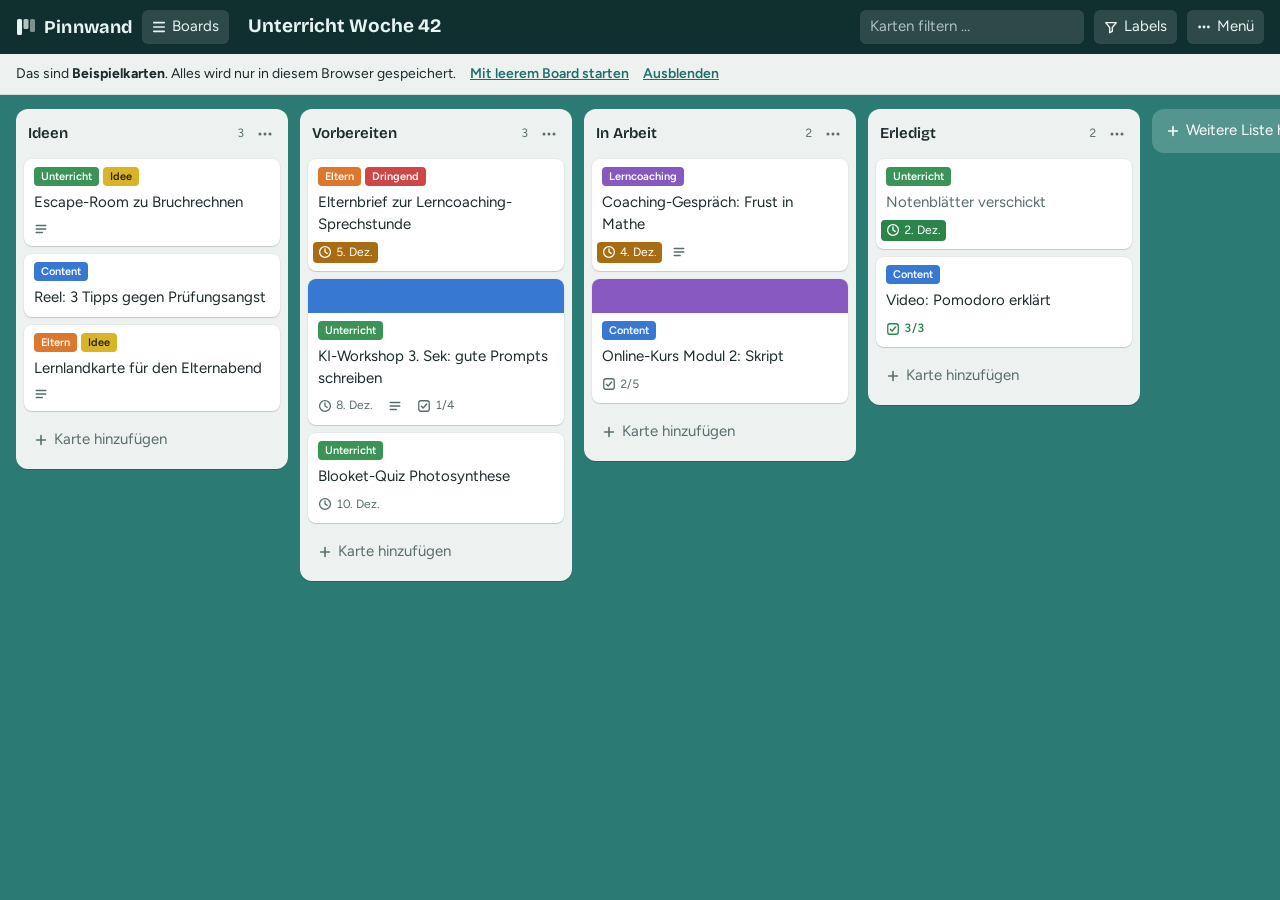
<file: Outputs/pinnwand/index.html>
<!doctype html>
<html lang="de">
<head>
<meta charset="utf-8">
<meta name="viewport" content="width=device-width, initial-scale=1, viewport-fit=cover">
<title>Pinnwand</title>
<meta name="claude:viewport-fit-sides" content="cover">
<link rel="preconnect" href="https://fonts.googleapis.com">
<link rel="preconnect" href="https://fonts.gstatic.com" crossorigin>
<link rel="stylesheet" href="https://fonts.googleapis.com/css2?family=Bricolage+Grotesque:opsz,wght@12..96,600;12..96,700&family=Figtree:wght@400;500;600&display=swap">
<style>
/* Layout: feste Kopfzeile, darunter eine farbige Tafel mit horizontal scrollenden Spalten (Listen) */
:root {
  --ink: #1d2a2b; --muted: #5a6b6c; --line: #d3dcdb;
  --list: #edf2f1; --card: #ffffff; --card-hover: #f5f9f8;
  --accent: #1f6f68; --accent-ink: #ffffff;
  --top: #10302f; --top-ink: #e8f4f2; --top-soft: rgba(255,255,255,.12);
  --overlay: rgba(10,25,25,.45);
  --bg-teal: #2b7a73; --bg-slate: #4a5d74; --bg-plum: #7a4a6b; --bg-moss: #5a7a3c; --bg-clay: #9a5b3c;
  --l-green: #3a9457; --l-yellow: #d9b425; --l-orange: #dc772b; --l-red: #cf4646; --l-purple: #8758c0; --l-blue: #3778d2;
  --chip-ink: #ffffff; --chip-ink-dark: #2a2306;
  --over: #c43d3d; --soon: #a86d12; --done: #2b844a;
  --f-display: "Bricolage Grotesque", "Segoe UI", system-ui, sans-serif;
  --f-body: "Figtree", "Segoe UI", system-ui, sans-serif;
  --r: 8px;
}
@media (prefers-color-scheme: dark) { :root:not([data-theme="light"]) {
  --ink: #e1ebe9; --muted: #9db0ae; --line: #33403f;
  --list: #172122; --card: #243132; --card-hover: #2b3b3c;
  --accent: #5cc0b4; --accent-ink: #0b1f1d;
  --top: #0a1616; --top-ink: #d9eeea; --top-soft: rgba(255,255,255,.08);
  --overlay: rgba(0,0,0,.6);
  --bg-teal: #17403c; --bg-slate: #253141; --bg-plum: #3e2737; --bg-moss: #2d3d1f; --bg-clay: #4a2d1f;
  --over: #ef7a7a; --soon: #e4b45a; --done: #6fcf8f;
  color-scheme: dark;
} }
:root[data-theme="dark"] {
  --ink: #e1ebe9; --muted: #9db0ae; --line: #33403f;
  --list: #172122; --card: #243132; --card-hover: #2b3b3c;
  --accent: #5cc0b4; --accent-ink: #0b1f1d;
  --top: #0a1616; --top-ink: #d9eeea; --top-soft: rgba(255,255,255,.08);
  --overlay: rgba(0,0,0,.6);
  --bg-teal: #17403c; --bg-slate: #253141; --bg-plum: #3e2737; --bg-moss: #2d3d1f; --bg-clay: #4a2d1f;
  --over: #ef7a7a; --soon: #e4b45a; --done: #6fcf8f;
  color-scheme: dark;
}

* { box-sizing: border-box; }
html, body { height: 100%; }
body { margin: 0; background: var(--top); color: var(--ink); font: 15px/1.45 var(--f-body); }
button, input, textarea, select { font: inherit; color: inherit; }
button { cursor: pointer; }
:focus-visible { outline: 2px solid var(--accent); outline-offset: 2px; }
[hidden] { display: none !important; }

.app { height: 100%; display: flex; flex-direction: column; }
.app[data-bg="teal"]  { --board: var(--bg-teal); }
.app[data-bg="slate"] { --board: var(--bg-slate); }
.app[data-bg="plum"]  { --board: var(--bg-plum); }
.app[data-bg="moss"]  { --board: var(--bg-moss); }
.app[data-bg="clay"]  { --board: var(--bg-clay); }

/* Kopfzeile */
.topbar {
  display: flex; flex-wrap: wrap; align-items: center; gap: 8px 10px;
  padding-block: 10px;
  padding-left: max(16px, env(safe-area-inset-left, 0px));
  padding-right: max(16px, env(safe-area-inset-right, 0px));
  background: var(--top); color: var(--top-ink);
}
.brand { font: 700 18px/1 var(--f-display); letter-spacing: .01em; display: flex; align-items: center; gap: 8px; }
.brand svg { width: 20px; height: 20px; }
.tb-btn {
  border: 0; background: var(--top-soft); color: var(--top-ink);
  border-radius: 6px; padding: 6px 10px; display: inline-flex; align-items: center; gap: 6px; white-space: nowrap;
}
.tb-btn:hover { background: rgba(255,255,255,.2); }
.board-name {
  font: 700 19px/1.2 var(--f-display); background: transparent; border: 1px solid transparent;
  color: var(--top-ink); border-radius: 6px; padding: 4px 8px; min-width: 0; width: 16ch; flex: 1 1 12ch; max-width: 28ch;
}
.board-name:hover { background: var(--top-soft); }
.board-name:focus { background: var(--card); color: var(--ink); outline: none; border-color: var(--accent); }
.spacer { flex: 1 1 0; }
.search {
  border: 0; border-radius: 6px; padding: 6px 10px; background: var(--top-soft); color: var(--top-ink);
  width: 14rem; max-width: 100%; min-width: 0; flex: 0 1 14rem;
}
.search::placeholder { color: var(--top-ink); opacity: .7; }
.search:focus { background: var(--card); color: var(--ink); outline: 2px solid var(--accent); }
.tb-btn.on { background: var(--accent); color: var(--accent-ink); }

/* Hinweisband für Beispieldaten */
.notice {
  display: flex; flex-wrap: wrap; align-items: center; gap: 8px 14px;
  padding-block: 8px;
  padding-left: max(16px, env(safe-area-inset-left, 0px));
  padding-right: max(16px, env(safe-area-inset-right, 0px));
  background: var(--list); color: var(--ink); font-size: 14px; border-bottom: 1px solid var(--line);
}
.notice .btn-link { background: none; border: 0; color: var(--accent); font-weight: 600; padding: 2px 0; text-decoration: underline; }

/* Tafel */
.board { flex: 1; min-height: 0; background: var(--board); overflow-x: auto; overflow-y: hidden; overscroll-behavior-x: contain; }
.lists {
  display: flex; align-items: flex-start; gap: 12px; height: 100%;
  padding-block: 14px;
  padding-left: max(16px, env(safe-area-inset-left, 0px));
  padding-right: max(16px, env(safe-area-inset-right, 0px));
  width: max-content;
}
.list {
  width: 272px; flex: 0 0 272px; max-height: 100%; display: flex; flex-direction: column;
  background: var(--list); border-radius: 12px; box-shadow: 0 1px 0 rgba(0,0,0,.18);
}
.list-head {
  display: flex; align-items: center; gap: 6px; padding: 10px 8px 6px 12px; cursor: grab;
  -webkit-user-select: none; user-select: none; -webkit-touch-callout: none;
}
.list-title { font: 600 15px/1.3 var(--f-display); margin: 0; flex: 1; min-width: 0; overflow-wrap: anywhere; cursor: pointer; }
.list-title-input { flex: 1; min-width: 0; font: 600 15px/1.3 var(--f-display); border: 2px solid var(--accent); border-radius: 6px; padding: 2px 6px; background: var(--card); }
.count { font-size: 12px; color: var(--muted); font-variant-numeric: tabular-nums; }
.icon-btn { border: 0; background: transparent; border-radius: 6px; width: 30px; height: 30px; display: grid; place-items: center; color: var(--muted); flex: none; }
.icon-btn:hover { background: rgba(127,140,140,.18); color: var(--ink); }
.icon-btn svg { width: 16px; height: 16px; }

.cards { display: flex; flex-direction: column; gap: 8px; padding: 4px 8px; overflow-y: auto; min-height: 8px; }
.card {
  background: var(--card); border-radius: var(--r); box-shadow: 0 1px 1px rgba(0,0,0,.14), 0 0 0 1px rgba(0,0,0,.03);
  padding: 8px 10px; cursor: pointer; display: flex; flex-direction: column; gap: 6px;
  -webkit-user-select: none; user-select: none; -webkit-touch-callout: none; overflow: hidden;
}
.card:hover { background: var(--card-hover); }
.card .cover { margin: -8px -10px 2px; height: 34px; }
.card-title { overflow-wrap: anywhere; }
.card.is-done .card-title { color: var(--muted); }
.chips { display: flex; flex-wrap: wrap; gap: 4px; }
.chip { font-size: 11px; font-weight: 600; line-height: 1; padding: 4px 7px; border-radius: 4px; color: var(--chip-ink); }
.chip.yellow { color: var(--chip-ink-dark); }
.badges { display: flex; flex-wrap: wrap; gap: 4px 10px; align-items: center; font-size: 12px; color: var(--muted); font-variant-numeric: tabular-nums; }
.badge { display: inline-flex; align-items: center; gap: 4px; border-radius: 4px; padding: 2px 5px; margin-left: -5px; }
.badge svg { width: 14px; height: 14px; }
.badge.over { background: var(--over); color: var(--card); }
.badge.soon { background: var(--soon); color: var(--card); }
.badge.done { background: var(--done); color: var(--card); }
.badge.all { color: var(--done); font-weight: 600; }

.bg-green { background: var(--l-green); } .bg-yellow { background: var(--l-yellow); } .bg-orange { background: var(--l-orange); }
.bg-red { background: var(--l-red); } .bg-purple { background: var(--l-purple); } .bg-blue { background: var(--l-blue); }

.composer { padding: 6px 8px 10px; display: flex; flex-direction: column; gap: 8px; }
.add-btn { border: 0; background: transparent; text-align: left; border-radius: 8px; padding: 8px 10px; color: var(--muted); display: flex; gap: 6px; align-items: center; }
.add-btn:hover { background: rgba(127,140,140,.18); color: var(--ink); }
.composer textarea, .composer input {
  width: 100%; border: 0; border-radius: var(--r); padding: 8px 10px; background: var(--card); resize: none;
  box-shadow: 0 1px 1px rgba(0,0,0,.14); min-height: 0;
}
.composer textarea { min-height: 62px; }
.row { display: flex; gap: 6px; align-items: center; flex-wrap: wrap; }
.btn { border: 0; border-radius: 6px; padding: 7px 12px; background: var(--accent); color: var(--accent-ink); font-weight: 600; }
.btn:hover { filter: brightness(1.08); }
.btn.ghost { background: rgba(127,140,140,.16); color: var(--ink); font-weight: 500; }
.btn.danger { background: var(--l-red); color: #fff; }

.add-list { width: 272px; flex: 0 0 272px; border-radius: 12px; }
.add-list > .add-btn { width: 100%; background: rgba(255,255,255,.2); color: #fff; padding: 11px 14px; border-radius: 12px; }
.add-list > .add-btn:hover { background: rgba(255,255,255,.3); color: #fff; }
.add-list.open { background: var(--list); }

/* Ziehen */
.ghost { position: fixed; left: 0; top: 0; z-index: 50; pointer-events: none; margin: 0; box-shadow: 0 12px 28px rgba(0,0,0,.3); opacity: .96; }
.card.ghost { transform-origin: 20% 50%; }
.list.ghost { max-height: 70vh; overflow: hidden; }
.src { display: none !important; }
.placeholder { border-radius: var(--r); background: rgba(0,0,0,.12); flex: none; }
.list-ph { width: 272px; flex: 0 0 272px; border-radius: 12px; background: rgba(0,0,0,.18); }
body.is-dragging, body.is-dragging * { cursor: grabbing !important; }

/* Popover */
.pop {
  position: fixed; z-index: 60; width: 280px; max-width: calc(100vw - 32px);
  background: var(--card); color: var(--ink); border-radius: 10px; box-shadow: 0 10px 30px rgba(0,0,0,.28);
  padding: 8px; border: 1px solid var(--line);
}
.pop h3 { font: 600 13px/1.3 var(--f-body); text-align: center; color: var(--muted); margin: 4px 0 8px; }
.pop .item { display: flex; width: 100%; text-align: left; border: 0; background: transparent; border-radius: 6px; padding: 8px 10px; gap: 8px; align-items: center; }
.pop .item:hover { background: rgba(127,140,140,.16); }
.pop .item.cur { font-weight: 600; }
.pop hr { border: 0; border-top: 1px solid var(--line); margin: 6px 0; }
.swatches { display: grid; grid-template-columns: repeat(5, 1fr); gap: 6px; padding: 4px; }
.swatch { height: 36px; border-radius: 6px; border: 2px solid transparent; }
.swatch.cur { border-color: var(--ink); }
.sw-teal { background: var(--bg-teal); } .sw-slate { background: var(--bg-slate); } .sw-plum { background: var(--bg-plum); } .sw-moss { background: var(--bg-moss); } .sw-clay { background: var(--bg-clay); }

/* Dialog */
dialog { border: 0; padding: 0; border-radius: 14px; background: var(--list); color: var(--ink); width: min(720px, calc(100vw - 24px)); max-height: calc(100% - 40px); box-shadow: 0 20px 60px rgba(0,0,0,.35); }
dialog::backdrop { background: var(--overlay); }
.dlg-cover { height: 72px; border-radius: 14px 14px 0 0; }
.dlg-body { padding: 18px 20px 22px; display: grid; grid-template-columns: minmax(0,1fr) 180px; gap: 18px 22px; }
.dlg-head { grid-column: 1 / -1; display: flex; gap: 10px; align-items: flex-start; }
.dlg-title {
  display: block; width: calc(100% + 8px); min-width: 0; font: 700 21px/1.25 var(--f-display); border: 2px solid transparent; border-radius: 6px;
  background: transparent; padding: 2px 6px; margin-left: -8px; resize: none; overflow: hidden;
}
.dlg-title:focus { background: var(--card); border-color: var(--accent); outline: none; }
.dlg-sub { font-size: 13px; color: var(--muted); margin-top: 2px; }
.dlg-main { display: flex; flex-direction: column; gap: 20px; min-width: 0; }
.dlg-side { display: flex; flex-direction: column; gap: 8px; }
.sec-h { font: 600 12px/1 var(--f-body); text-transform: uppercase; letter-spacing: .07em; color: var(--muted); margin: 0 0 8px; }
.side-btn { border: 0; text-align: left; background: rgba(127,140,140,.16); border-radius: 6px; padding: 7px 10px; display: flex; gap: 8px; align-items: center; }
.side-btn:hover { background: rgba(127,140,140,.26); }
.side-btn svg { width: 15px; height: 15px; flex: none; }
.side-btn.danger:hover { background: var(--l-red); color: #fff; }
.field { width: 100%; border: 1px solid var(--line); border-radius: 6px; padding: 7px 9px; background: var(--card); }
textarea.field { min-height: 110px; resize: vertical; line-height: 1.5; }
.label-pick { display: flex; flex-wrap: wrap; gap: 6px; }
.label-tog { border: 0; border-radius: 5px; padding: 6px 10px; font-size: 13px; font-weight: 600; color: var(--chip-ink); opacity: .45; display: inline-flex; gap: 6px; align-items: center; }
.label-tog.yellow { color: var(--chip-ink-dark); }
.label-tog[aria-pressed="true"] { opacity: 1; box-shadow: 0 0 0 2px var(--list), 0 0 0 4px currentColor; }
.due-row { display: flex; flex-wrap: wrap; gap: 8px 14px; align-items: center; }
.due-row input[type=date] { width: auto; }
.check-inline { display: inline-flex; gap: 6px; align-items: center; }
.progress { display: flex; align-items: center; gap: 10px; font-size: 12px; color: var(--muted); font-variant-numeric: tabular-nums; margin-bottom: 8px; }
.bar { flex: 1; height: 8px; border-radius: 4px; background: rgba(127,140,140,.25); overflow: hidden; }
.bar > i { display: block; height: 100%; background: var(--accent); transition: width .2s; }
.bar.full > i { background: var(--done); }
.cl-item { display: flex; gap: 8px; align-items: flex-start; padding: 4px 4px; border-radius: 6px; }
.cl-item:hover { background: rgba(127,140,140,.12); }
.cl-item input[type=checkbox] { margin-top: 4px; width: 16px; height: 16px; accent-color: var(--accent); }
.cl-item .t { flex: 1; min-width: 0; border: 0; background: transparent; padding: 1px 4px; border-radius: 4px; }
.cl-item .t:focus { background: var(--card); outline: 2px solid var(--accent); }
.cl-item.ok .t { text-decoration: line-through; color: var(--muted); }
.cl-item .icon-btn { width: 24px; height: 24px; opacity: 0; }
.cl-item:hover .icon-btn, .cl-item .icon-btn:focus-visible { opacity: 1; }
.cl-add { display: flex; gap: 6px; margin-top: 6px; }
.cover-pick { display: grid; grid-template-columns: repeat(4, 1fr); gap: 5px; }
.cover-pick button { height: 26px; border-radius: 5px; border: 2px solid transparent; }
.cover-pick button.cur { border-color: var(--ink); }
.cover-pick .none { background: transparent; border: 1px dashed var(--muted); font-size: 11px; color: var(--muted); }
.close-x { position: absolute; top: 10px; right: 10px; background: rgba(127,140,140,.2); }
.dlg-wrap { position: relative; }

.io textarea { width: 100%; min-height: 220px; font: 12px/1.4 ui-monospace, Menlo, Consolas, monospace; }
.io { padding: 20px; display: flex; flex-direction: column; gap: 12px; }
.io h2 { font: 700 19px/1.2 var(--f-display); margin: 0; }
.io p { margin: 0; color: var(--muted); font-size: 14px; }

/* Toast */
.toast {
  position: fixed; z-index: 70; left: 50%; transform: translateX(-50%);
  bottom: calc(16px + env(safe-area-inset-bottom, 0px));
  background: var(--top); color: var(--top-ink); border-radius: 10px; padding: 10px 12px 10px 16px;
  display: flex; gap: 12px; align-items: center; box-shadow: 0 8px 24px rgba(0,0,0,.3); max-width: calc(100vw - 32px);
}
.toast button { background: var(--top-soft); color: var(--top-ink); border: 0; border-radius: 6px; padding: 5px 10px; font-weight: 600; }

@media (max-width: 640px) {
  .dlg-body { grid-template-columns: 1fr; }
  .dlg-side { flex-direction: row; flex-wrap: wrap; }
  .dlg-side .sec-h { width: 100%; }
  .search { flex: 1 1 100%; width: auto; order: 10; }
  .spacer { display: block; }
  .board-name { order: 9; flex: 1 1 100%; max-width: none; width: auto; margin-left: -8px; }
  .tb-btn .lbl { display: none; }
}
@media (prefers-reduced-motion: reduce) { * { transition: none !important; } }
</style>
</head>
<body>
<div class="app" id="app" data-bg="teal">
  <header class="topbar">
    <div class="brand">
      <svg viewBox="0 0 20 20" aria-hidden="true"><rect x="1" y="2" width="5" height="16" rx="1.5" fill="currentColor"/><rect x="7.5" y="2" width="5" height="10" rx="1.5" fill="currentColor" opacity=".75"/><rect x="14" y="2" width="5" height="13" rx="1.5" fill="currentColor" opacity=".5"/></svg>
      Pinnwand
    </div>
    <button class="tb-btn" id="boardSwitch" aria-haspopup="true">
      <svg width="14" height="14" viewBox="0 0 16 16" aria-hidden="true"><path d="M2 3h12M2 8h12M2 13h12" stroke="currentColor" stroke-width="1.8" stroke-linecap="round"/></svg>
      <span class="lbl">Boards</span>
    </button>
    <input class="board-name" id="boardName" aria-label="Name des Boards">
    <div class="spacer"></div>
    <input class="search" id="search" type="search" placeholder="Karten filtern …" aria-label="Karten filtern">
    <button class="tb-btn" id="labelFilter" aria-haspopup="true">
      <svg width="14" height="14" viewBox="0 0 16 16" aria-hidden="true"><path d="M2 3h12l-4.5 5.5V13l-3 1.5v-6z" fill="none" stroke="currentColor" stroke-width="1.6" stroke-linejoin="round"/></svg>
      <span class="lbl">Labels</span>
    </button>
    <button class="tb-btn" id="boardMenu" aria-haspopup="true">
      <svg width="14" height="14" viewBox="0 0 16 16" aria-hidden="true"><circle cx="3" cy="8" r="1.6" fill="currentColor"/><circle cx="8" cy="8" r="1.6" fill="currentColor"/><circle cx="13" cy="8" r="1.6" fill="currentColor"/></svg>
      <span class="lbl">Menü</span>
    </button>
  </header>
  <div class="notice" id="notice" hidden>
    <span>Das sind <strong>Beispielkarten</strong>. Alles wird nur in diesem Browser gespeichert.</span>
    <button class="btn-link" id="startEmpty">Mit leerem Board starten</button>
    <button class="btn-link" id="hideNotice">Ausblenden</button>
  </div>
  <main class="board" id="board">
    <div class="lists" id="lists"></div>
  </main>
</div>

<div class="pop" id="pop" hidden role="menu"></div>

<dialog id="cardDlg" aria-label="Karte bearbeiten"><div class="dlg-wrap" id="cardDlgBody"></div></dialog>

<dialog id="ioDlg" aria-label="Import und Export">
  <form class="io" id="ioForm" method="dialog">
    <h2 id="ioTitle">Daten</h2>
    <p id="ioHint"></p>
    <textarea id="ioText" spellcheck="false" aria-label="JSON-Daten"></textarea>
    <div class="row">
      <button class="btn" type="button" id="ioAction">OK</button>
      <button class="btn ghost" type="button" id="ioClose">Schliessen</button>
    </div>
  </form>
</dialog>

<div class="toast" id="toast" hidden role="status"><span id="toastMsg"></span><button id="toastUndo">Rückgängig</button></div>

<script>
(() => {
'use strict';

// ---------- Daten ----------
const STORE = 'pinnwand-v1';
const COLORS = ['green', 'yellow', 'orange', 'red', 'purple', 'blue'];
const BGS = ['teal', 'slate', 'plum', 'moss', 'clay'];
const uid = () => Math.random().toString(36).slice(2, 10);
const iso = (d) => d.toISOString().slice(0, 10);
const inDays = (n) => { const d = new Date(); d.setDate(d.getDate() + n); return iso(d); };

const defaultLabels = () => [
  { id: 'l1', color: 'green', name: 'Unterricht' },
  { id: 'l2', color: 'yellow', name: 'Idee' },
  { id: 'l3', color: 'orange', name: 'Eltern' },
  { id: 'l4', color: 'red', name: 'Dringend' },
  { id: 'l5', color: 'purple', name: 'Lerncoaching' },
  { id: 'l6', color: 'blue', name: 'Content' },
];
const card = (title, o = {}) => ({ id: uid(), title, desc: '', labels: [], due: '', done: false, checklist: [], cover: '', ...o });
const items = (...arr) => arr.map((t) => typeof t === 'string' ? { id: uid(), text: t, done: false } : { id: uid(), text: t[0], done: t[1] });

function sample() {
  return {
    active: 'b1', sample: true,
    boards: [
      {
        id: 'b1', name: 'Unterricht Woche 42', bg: 'teal', labels: defaultLabels(),
        lists: [
          { id: uid(), name: 'Ideen', cards: [
            card('Escape-Room zu Bruchrechnen', { labels: ['l1', 'l2'], desc: 'Vier Rätselstationen, Gruppen à 3. Code-Schloss aus dem Werkraum ausleihen.' }),
            card('Reel: 3 Tipps gegen Prüfungsangst', { labels: ['l6'] }),
            card('Lernlandkarte für den Elternabend', { labels: ['l3', 'l2'], desc: 'Visualisieren, wie Lernen über ein Semester verläuft: Hoch, Tief, Plateau.' }),
          ] },
          { id: uid(), name: 'Vorbereiten', cards: [
            card('Elternbrief zur Lerncoaching-Sprechstunde', { labels: ['l3', 'l4'], due: inDays(1) }),
            card('KI-Workshop 3. Sek: gute Prompts schreiben', { labels: ['l1'], due: inDays(4), cover: 'blue',
              desc: 'Ziel: Lernende formulieren Prompts mit Rolle, Auftrag und Beispiel und prüfen die Antwort kritisch.',
              checklist: items(['Folien', true], 'Beispiel-Prompts aus dem Alltag', 'Reflexionsblatt', 'Tablets reservieren') }),
            card('Blooket-Quiz Photosynthese', { labels: ['l1'], due: inDays(6) }),
          ] },
          { id: uid(), name: 'In Arbeit', cards: [
            card('Coaching-Gespräch: Frust in Mathe', { labels: ['l5'], due: inDays(0),
              desc: 'Leitfragen: Wann klappt es? Was hilft dir, wenn du stecken bleibst? Ein kleiner nächster Schritt.' }),
            card('Online-Kurs Modul 2: Skript', { labels: ['l6'], cover: 'purple',
              checklist: items(['Gliederung', true], ['Einstieg mit Alltagsbeispiel', true], 'Hauptteil', 'Übung', 'Zusammenfassung') }),
          ] },
          { id: uid(), name: 'Erledigt', cards: [
            card('Notenblätter verschickt', { labels: ['l1'], due: inDays(-2), done: true }),
            card('Video: Pomodoro erklärt', { labels: ['l6'], checklist: items(['Skript', true], ['Dreh', true], ['Schnitt', true]) }),
          ] },
        ],
      },
      {
        id: 'b2', name: 'Content-Planung', bg: 'plum', labels: defaultLabels(),
        lists: [
          { id: uid(), name: 'Themen', cards: [ card('Wie Eltern beim Lernen begleiten, ohne zu drängen', { labels: ['l3', 'l6'] }), card('KI als Lernpartner: Do und Don’t', { labels: ['l6'] }) ] },
          { id: uid(), name: 'Skript', cards: [ card('LinkedIn-Post: Was mich ein Coaching-Gespräch gelehrt hat', { labels: ['l6'], due: inDays(3) }) ] },
          { id: uid(), name: 'Veröffentlicht', cards: [] },
        ],
      },
    ],
  };
}
function emptyBoard(name = 'Neues Board') {
  return { id: uid(), name, bg: BGS[Math.floor(Math.random() * BGS.length)], labels: defaultLabels(),
    lists: ['Zu erledigen', 'In Arbeit', 'Erledigt'].map((n) => ({ id: uid(), name: n, cards: [] })) };
}

let state;
try { state = JSON.parse(localStorage.getItem(STORE)); } catch (e) { state = null; }
if (!state || !Array.isArray(state.boards) || !state.boards.length) state = sample();
const save = () => { try { localStorage.setItem(STORE, JSON.stringify(state)); } catch (e) {} };
const board = () => state.boards.find((b) => b.id === state.active) || state.boards[0];
const labelById = (id) => board().labels.find((l) => l.id === id);
function findCard(id) {
  for (const list of board().lists) {
    const idx = list.cards.findIndex((c) => c.id === id);
    if (idx > -1) return { list, card: list.cards[idx], idx };
  }
  return null;
}
const filter = { q: '', labels: new Set() };

// ---------- Hilfen ----------
const $ = (s) => document.querySelector(s);
const esc = (s) => String(s ?? '').replace(/[&<>"']/g, (c) => ({ '&': '&amp;', '<': '&lt;', '>': '&gt;', '"': '&quot;', "'": '&#39;' }[c]));
const fmtDate = (s) => new Date(s + 'T12:00').toLocaleDateString('de-CH', { day: 'numeric', month: 'short' });
function dueState(c) {
  if (!c.due) return '';
  if (c.done) return 'done';
  const diff = (new Date(c.due + 'T23:59:59') - new Date()) / 864e5;
  if (diff < 0) return 'over';
  if (diff < 2) return 'soon';
  return 'ok';
}
const DUE_TXT = { over: 'überfällig', soon: 'bald fällig', done: 'erledigt', ok: 'fällig' };
const ICON = {
  clock: '<svg viewBox="0 0 16 16" aria-hidden="true"><circle cx="8" cy="8" r="6.2" fill="none" stroke="currentColor" stroke-width="1.5"/><path d="M8 4.5V8l2.5 1.5" fill="none" stroke="currentColor" stroke-width="1.5" stroke-linecap="round"/></svg>',
  desc: '<svg viewBox="0 0 16 16" aria-hidden="true"><path d="M2.5 4h11M2.5 8h11M2.5 12h7" stroke="currentColor" stroke-width="1.5" stroke-linecap="round"/></svg>',
  check: '<svg viewBox="0 0 16 16" aria-hidden="true"><rect x="2" y="2" width="12" height="12" rx="2.5" fill="none" stroke="currentColor" stroke-width="1.5"/><path d="M5 8.2l2 2 4-4.4" fill="none" stroke="currentColor" stroke-width="1.6" stroke-linecap="round" stroke-linejoin="round"/></svg>',
  dots: '<svg viewBox="0 0 16 16" aria-hidden="true"><circle cx="3" cy="8" r="1.5" fill="currentColor"/><circle cx="8" cy="8" r="1.5" fill="currentColor"/><circle cx="13" cy="8" r="1.5" fill="currentColor"/></svg>',
  x: '<svg viewBox="0 0 16 16" aria-hidden="true"><path d="M4 4l8 8M12 4l-8 8" stroke="currentColor" stroke-width="1.7" stroke-linecap="round"/></svg>',
  plus: '<svg width="14" height="14" viewBox="0 0 16 16" aria-hidden="true"><path d="M8 3v10M3 8h10" stroke="currentColor" stroke-width="1.8" stroke-linecap="round"/></svg>',
  copy: '<svg viewBox="0 0 16 16" aria-hidden="true"><rect x="5" y="5" width="9" height="9" rx="2" fill="none" stroke="currentColor" stroke-width="1.5"/><path d="M11 3H4a1 1 0 0 0-1 1v7" fill="none" stroke="currentColor" stroke-width="1.5"/></svg>',
  trash: '<svg viewBox="0 0 16 16" aria-hidden="true"><path d="M3 4.5h10M6.5 4.5V3h3v1.5M4.5 4.5l.7 9h5.6l.7-9" fill="none" stroke="currentColor" stroke-width="1.5" stroke-linejoin="round"/></svg>',
};

// ---------- Rückgängig ----------
let undoSnap = null, toastTimer = null;
function snapshot() { undoSnap = JSON.stringify(state); }
function toast(msg, undo = true) {
  $('#toastMsg').textContent = msg;
  $('#toastUndo').hidden = !undo;
  $('#toast').hidden = false;
  clearTimeout(toastTimer);
  toastTimer = setTimeout(() => { $('#toast').hidden = true; }, 6000);
}
$('#toastUndo').addEventListener('click', () => {
  if (!undoSnap) return;
  state = JSON.parse(undoSnap); undoSnap = null;
  save(); render(); $('#toast').hidden = true;
});

// ---------- Darstellung ----------
const listsEl = $('#lists');
let composerOpen = null; // Listen-ID mit offenem Kartenformular
let addListOpen = false;

function matches(c) {
  if (filter.q && !(c.title + ' ' + c.desc).toLowerCase().includes(filter.q)) return false;
  if (filter.labels.size && !c.labels.some((l) => filter.labels.has(l))) return false;
  return true;
}

function cardHTML(c) {
  const ds = dueState(c);
  const total = c.checklist.length, okN = c.checklist.filter((i) => i.done).length;
  const chips = c.labels.map(labelById).filter(Boolean)
    .map((l) => `<span class="chip bg-${l.color} ${l.color}">${esc(l.name)}</span>`).join('');
  return `<article class="card${c.done ? ' is-done' : ''}" data-card="${c.id}" tabindex="0"${matches(c) ? '' : ' hidden'}>
    ${c.cover ? `<div class="cover bg-${c.cover}"></div>` : ''}
    ${chips ? `<div class="chips">${chips}</div>` : ''}
    <div class="card-title">${esc(c.title)}</div>
    ${(ds || c.desc || total) ? `<div class="badges">
      ${ds ? `<span class="badge ${ds === 'ok' ? '' : ds}" title="${DUE_TXT[ds]}">${ICON.clock}${fmtDate(c.due)}</span>` : ''}
      ${c.desc ? `<span class="badge" title="Hat Beschreibung">${ICON.desc}</span>` : ''}
      ${total ? `<span class="badge ${okN === total ? 'all' : ''}" title="Checkliste">${ICON.check}${okN}/${total}</span>` : ''}
    </div>` : ''}
  </article>`;
}

function render() {
  const b = board();
  $('#app').dataset.bg = b.bg;
  $('#boardName').value = b.name;
  document.title = b.name + ' · Pinnwand';
  $('#notice').hidden = !state.sample;
  $('#labelFilter').classList.toggle('on', filter.labels.size > 0);
  const scroll = $('#board').scrollLeft;
  listsEl.innerHTML = b.lists.map((l) => {
    const visible = l.cards.filter(matches).length;
    return `<section class="list" data-list="${l.id}">
      <header class="list-head">
        <h2 class="list-title" data-act="rename-list" tabindex="0">${esc(l.name)}</h2>
        <span class="count">${visible === l.cards.length ? l.cards.length : visible + '/' + l.cards.length}</span>
        <button class="icon-btn" data-act="list-menu" aria-label="Listenaktionen">${ICON.dots}</button>
      </header>
      <div class="cards" data-cards="${l.id}">${l.cards.map(cardHTML).join('')}</div>
      ${composerOpen === l.id
        ? `<div class="composer"><textarea id="newCard" placeholder="Titel der Karte eingeben …" aria-label="Titel der neuen Karte"></textarea>
            <div class="row"><button class="btn" data-act="add-card">Karte hinzufügen</button><button class="icon-btn" data-act="cancel-card" aria-label="Abbrechen">${ICON.x}</button></div></div>`
        : `<div class="composer"><button class="add-btn" data-act="open-composer">${ICON.plus} Karte hinzufügen</button></div>`}
    </section>`;
  }).join('') + `<div class="add-list${addListOpen ? ' open' : ''}" id="addList">${addListOpen
    ? `<div class="composer" style="padding:8px"><input id="newList" placeholder="Listenname eingeben …" aria-label="Name der neuen Liste">
        <div class="row"><button class="btn" data-act="add-list">Liste hinzufügen</button><button class="icon-btn" data-act="cancel-list" aria-label="Abbrechen">${ICON.x}</button></div></div>`
    : `<button class="add-btn" data-act="open-add-list">${ICON.plus} Weitere Liste hinzufügen</button>`}</div>`;
  $('#board').scrollLeft = scroll;
  if (composerOpen) { const t = $('#newCard'); t && t.focus(); }
  if (addListOpen) { const t = $('#newList'); t && t.focus(); }
}

// ---------- Board-Interaktion ----------
let suppressClick = false;
listsEl.addEventListener('click', (e) => {
  if (suppressClick) return;
  const act = e.target.closest('[data-act]');
  const listEl = e.target.closest('[data-list]');
  const list = listEl && board().lists.find((l) => l.id === listEl.dataset.list);
  if (act) {
    const a = act.dataset.act;
    if (a === 'open-composer') { composerOpen = list.id; addListOpen = false; render(); }
    else if (a === 'cancel-card') { composerOpen = null; render(); }
    else if (a === 'add-card') submitCard();
    else if (a === 'open-add-list') { addListOpen = true; composerOpen = null; render(); }
    else if (a === 'cancel-list') { addListOpen = false; render(); }
    else if (a === 'add-list') submitList();
    else if (a === 'rename-list') editListTitle(act, list);
    else if (a === 'list-menu') listMenu(act, list);
    return;
  }
  const c = e.target.closest('[data-card]');
  if (c) openCard(c.dataset.card);
});
listsEl.addEventListener('keydown', (e) => {
  if (e.target.id === 'newCard') {
    if (e.key === 'Enter' && !e.shiftKey) { e.preventDefault(); submitCard(); }
    if (e.key === 'Escape') { composerOpen = null; render(); }
  } else if (e.target.id === 'newList') {
    if (e.key === 'Enter') { e.preventDefault(); submitList(); }
    if (e.key === 'Escape') { addListOpen = false; render(); }
  } else if (e.key === 'Enter' && e.target.matches('[data-card]')) openCard(e.target.dataset.card);
  else if (e.key === 'Enter' && e.target.matches('.list-title')) e.target.click();
});
function submitCard() {
  const t = $('#newCard'); const title = t.value.trim();
  if (!title) { t.focus(); return; }
  board().lists.find((l) => l.id === composerOpen).cards.push(card(title));
  save(); render();
  const cont = listsEl.querySelector(`[data-cards="${composerOpen}"]`); if (cont) cont.scrollTop = cont.scrollHeight;
}
function submitList() {
  const t = $('#newList'); const name = t.value.trim();
  if (!name) { t.focus(); return; }
  board().lists.push({ id: uid(), name, cards: [] });
  save(); render();
  const bd = $('#board'); bd.scrollLeft = bd.scrollWidth;
}
function editListTitle(h, list) {
  const inp = document.createElement('input');
  inp.className = 'list-title-input'; inp.value = list.name; inp.setAttribute('aria-label', 'Listenname');
  h.replaceWith(inp); inp.focus(); inp.select();
  let done = false;
  const commit = (ok) => { if (done) return; done = true; if (ok && inp.value.trim()) list.name = inp.value.trim(); save(); render(); };
  inp.addEventListener('keydown', (e) => { if (e.key === 'Enter') commit(true); if (e.key === 'Escape') commit(false); });
  inp.addEventListener('blur', () => commit(true));
}

// ---------- Popover ----------
const pop = $('#pop');
let popHandler = null;
function openPop(anchor, html, handler) {
  pop.innerHTML = html; pop.hidden = false; popHandler = handler;
  const r = anchor.getBoundingClientRect();
  const w = pop.offsetWidth, h = pop.offsetHeight;
  let left = Math.min(r.left, window.innerWidth - w - 16); left = Math.max(16, left);
  let top = r.bottom + 6; if (top + h > window.innerHeight - 8) top = Math.max(8, r.top - h - 6);
  pop.style.left = left + 'px'; pop.style.top = top + 'px';
  const f = pop.querySelector('button, input'); f && f.focus();
}
const closePop = () => { pop.hidden = true; popHandler = null; };
pop.addEventListener('click', (e) => { const b = e.target.closest('[data-p]'); if (b && popHandler) popHandler(b.dataset.p, b, e); });
document.addEventListener('pointerdown', (e) => {
  if (!pop.hidden && !pop.contains(e.target) && !e.target.closest('[aria-haspopup],[data-act="list-menu"]')) closePop();
});
document.addEventListener('keydown', (e) => { if (e.key === 'Escape' && !pop.hidden) closePop(); });

function listMenu(btn, list) {
  const others = board().lists.filter((l) => l !== list);
  openPop(btn, `<h3>Liste «${esc(list.name)}»</h3>
    <button class="item" data-p="add">Karte hinzufügen</button>
    <button class="item" data-p="sort-due">Nach Fälligkeit sortieren</button>
    <button class="item" data-p="sort-title">Alphabetisch sortieren</button>
    ${others.length && list.cards.length ? `<hr><h3>Alle Karten verschieben nach</h3>${others.map((o) => `<button class="item" data-p="move:${o.id}">${esc(o.name)}</button>`).join('')}` : ''}
    <hr><button class="item" data-p="del">Liste löschen</button>`, (p) => {
    snapshot();
    if (p === 'add') { composerOpen = list.id; closePop(); render(); return; }
    if (p === 'sort-due') list.cards.sort((a, b) => (a.due || '9999').localeCompare(b.due || '9999'));
    if (p === 'sort-title') list.cards.sort((a, b) => a.title.localeCompare(b.title, 'de'));
    if (p.startsWith('move:')) { const t = board().lists.find((l) => l.id === p.slice(5)); t.cards.push(...list.cards); list.cards = []; toast('Karten verschoben'); }
    if (p === 'del') { board().lists.splice(board().lists.indexOf(list), 1); toast(`Liste «${list.name}» gelöscht`); }
    closePop(); save(); render();
  });
}

// ---------- Kopfzeile ----------
$('#boardName').addEventListener('input', (e) => { board().name = e.target.value; document.title = e.target.value + ' · Pinnwand'; save(); });
$('#boardName').addEventListener('keydown', (e) => { if (e.key === 'Enter') e.target.blur(); });
$('#boardName').addEventListener('blur', (e) => { if (!e.target.value.trim()) { board().name = 'Ohne Titel'; save(); render(); } });
$('#search').addEventListener('input', (e) => { filter.q = e.target.value.trim().toLowerCase(); render(); });

$('#boardSwitch').addEventListener('click', (e) => {
  const html = `<h3>Deine Boards</h3>` + state.boards.map((b) =>
    `<button class="item${b.id === state.active ? ' cur' : ''}" data-p="go:${b.id}"><span class="swatch sw-${b.bg}" style="width:22px;height:16px;border:0"></span>${esc(b.name)}</button>`).join('') +
    `<hr><button class="item" data-p="new">${ICON.plus} Neues Board erstellen</button>`;
  openPop(e.currentTarget, html, (p) => {
    if (p === 'new') { const b = emptyBoard(); state.boards.push(b); state.active = b.id; }
    else state.active = p.slice(3);
    filter.labels.clear(); closePop(); save(); render();
    if (p === 'new') { const n = $('#boardName'); n.focus(); n.select(); }
  });
});

$('#labelFilter').addEventListener('click', (e) => {
  const draw = () => `<h3>Nach Labels filtern</h3>` + board().labels.map((l) =>
    `<button class="item" data-p="${l.id}" aria-pressed="${filter.labels.has(l.id)}"><input type="checkbox" tabindex="-1" ${filter.labels.has(l.id) ? 'checked' : ''}><span class="chip bg-${l.color} ${l.color}">${esc(l.name)}</span></button>`).join('') +
    `<hr><button class="item" data-p="clear">Filter zurücksetzen</button>`;
  const anchor = e.currentTarget;
  const handler = (p) => {
    if (p === 'clear') filter.labels.clear();
    else filter.labels.has(p) ? filter.labels.delete(p) : filter.labels.add(p);
    render(); openPop(anchor, draw(), handler);
  };
  openPop(anchor, draw(), handler);
});

$('#boardMenu').addEventListener('click', (e) => {
  const b = board();
  openPop(e.currentTarget, `<h3>Hintergrund</h3><div class="swatches">${BGS.map((bg) =>
      `<button class="swatch sw-${bg}${b.bg === bg ? ' cur' : ''}" data-p="bg:${bg}" aria-label="Hintergrund ${bg}"></button>`).join('')}</div>
    <hr><button class="item" data-p="labels">Label-Namen bearbeiten</button>
    <button class="item" data-p="export">Daten exportieren (JSON)</button>
    <button class="item" data-p="import">Daten importieren</button>
    <button class="item" data-p="sample">Beispiel-Boards laden</button>
    <hr><button class="item" data-p="del">Board löschen</button>`, (p) => {
    if (p.startsWith('bg:')) { b.bg = p.slice(3); save(); render(); $('#boardMenu').click(); return; }
    closePop();
    if (p === 'labels') return labelEditor();
    if (p === 'export') return openIO('export');
    if (p === 'import') return openIO('import');
    if (p === 'sample') { snapshot(); state = sample(); save(); render(); toast('Beispiel-Boards geladen'); }
    if (p === 'del') {
      snapshot();
      state.boards = state.boards.filter((x) => x !== b);
      if (!state.boards.length) state.boards.push(emptyBoard());
      state.active = state.boards[0].id; save(); render(); toast(`Board «${b.name}» gelöscht`);
    }
  });
});

function labelEditor() {
  const b = board();
  openPop($('#boardMenu'), `<h3>Label-Namen</h3>` + b.labels.map((l) =>
    `<div class="row" style="padding:4px"><span class="chip bg-${l.color}" style="width:18px;height:18px;padding:0"></span><input class="field" style="flex:1" id="lbl-${l.id}" value="${esc(l.name)}" aria-label="Name für Label ${l.color}"></div>`).join('') +
    `<div class="row" style="padding:6px 4px 2px"><button class="btn" data-p="ok">Fertig</button></div>`, (p) => { if (p === 'ok') closePop(); });
  pop.querySelectorAll('input').forEach((inp) => inp.addEventListener('input', () => {
    b.labels.find((l) => 'lbl-' + l.id === inp.id).name = inp.value; save(); render();
  }));
}

$('#hideNotice').addEventListener('click', () => { state.sample = false; save(); render(); });
$('#startEmpty').addEventListener('click', () => {
  snapshot();
  const b = emptyBoard('Mein Board');
  state = { active: b.id, sample: false, boards: [b] };
  save(); render(); toast('Leeres Board erstellt');
});

// ---------- Import / Export ----------
const ioDlg = $('#ioDlg');
let ioMode = '';
function openIO(mode) {
  ioMode = mode;
  $('#ioTitle').textContent = mode === 'export' ? 'Daten exportieren' : 'Daten importieren';
  $('#ioHint').textContent = mode === 'export'
    ? 'Kopiere den Text und speichere ihn als Sicherung, oder füge ihn in einem anderen Browser beim Import ein.'
    : 'Füge hier exportierte Pinnwand-Daten ein. Die aktuellen Boards werden ersetzt (rückgängig machbar).';
  $('#ioText').value = mode === 'export' ? JSON.stringify(state, null, 2) : '';
  $('#ioAction').textContent = mode === 'export' ? 'In Zwischenablage kopieren' : 'Importieren';
  ioDlg.showModal();
  if (mode === 'import') $('#ioText').focus(); else $('#ioText').select();
}
$('#ioClose').addEventListener('click', () => ioDlg.close());
$('#ioAction').addEventListener('click', async () => {
  const ta = $('#ioText');
  if (ioMode === 'export') {
    try { await navigator.clipboard.writeText(ta.value); $('#ioAction').textContent = 'Kopiert'; }
    catch (e) { ta.focus(); ta.select(); $('#ioHint').textContent = 'Kopieren wurde blockiert. Der Text ist markiert, kopiere ihn mit Strg+C bzw. Cmd+C.'; }
    return;
  }
  try {
    const data = JSON.parse(ta.value);
    if (!data || !Array.isArray(data.boards) || !data.boards.length) throw new Error();
    snapshot(); state = data; state.active = state.active || state.boards[0].id;
    save(); render(); ioDlg.close(); toast('Daten importiert');
  } catch (e) { $('#ioHint').textContent = 'Das sieht nicht nach Pinnwand-Daten aus. Prüfe, ob der ganze Export-Text eingefügt ist.'; }
});

// ---------- Kartendialog ----------
const dlg = $('#cardDlg'), dlgBody = $('#cardDlgBody');
let openId = null;
function openCard(id) { openId = id; renderCard(); if (!dlg.open) dlg.showModal(); autosize($('#cTitle')); dlg.scrollTop = 0; }
dlg.addEventListener('close', () => { openId = null; render(); });
dlg.addEventListener('click', (e) => { if (e.target === dlg) dlg.close(); });

function renderCard(focusSel) {
  const f = findCard(openId); if (!f) { dlg.close(); return; }
  const { card: c, list } = f; const b = board();
  const total = c.checklist.length, okN = c.checklist.filter((i) => i.done).length;
  const pct = total ? Math.round(okN / total * 100) : 0;
  const ds = dueState(c);
  dlgBody.innerHTML = `
    ${c.cover ? `<div class="dlg-cover bg-${c.cover}"></div>` : ''}
    <button class="icon-btn close-x" data-c="close" aria-label="Schliessen" autofocus>${ICON.x}</button>
    <div class="dlg-body">
      <div class="dlg-head"><div style="flex:1;min-width:0">
        <textarea class="dlg-title" id="cTitle" rows="1" aria-label="Kartentitel">${esc(c.title)}</textarea>
        <div class="dlg-sub">in Liste <label><select id="cList" class="field" style="width:auto;padding:2px 6px;display:inline-block" aria-label="Liste">${b.lists.map((l) => `<option value="${l.id}"${l === list ? ' selected' : ''}>${esc(l.name)}</option>`).join('')}</select></label></div>
      </div></div>
      <div class="dlg-main">
        <section><h3 class="sec-h">Labels</h3><div class="label-pick">${b.labels.map((l) =>
          `<button class="label-tog bg-${l.color} ${l.color}" data-c="label:${l.id}" aria-pressed="${c.labels.includes(l.id)}">${esc(l.name)}</button>`).join('')}</div></section>
        <section><h3 class="sec-h">Fälligkeit</h3><div class="due-row">
          <input type="date" class="field" id="cDue" value="${c.due}" aria-label="Fälligkeitsdatum">
          <label class="check-inline"><input type="checkbox" id="cDone" ${c.done ? 'checked' : ''}> Erledigt</label>
          ${ds && ds !== 'ok' ? `<span class="badge ${ds}">${DUE_TXT[ds]}</span>` : ''}
          ${c.due ? `<button class="btn ghost" data-c="clear-due">Entfernen</button>` : ''}
        </div></section>
        <section><h3 class="sec-h">Beschreibung</h3>
          <textarea class="field" id="cDesc" placeholder="Details, Links, Notizen …" aria-label="Beschreibung">${esc(c.desc)}</textarea></section>
        <section><h3 class="sec-h">Checkliste</h3>
          ${total ? `<div class="progress"><span>${pct}%</span><div class="bar${pct === 100 ? ' full' : ''}"><i style="width:${pct}%"></i></div></div>` : ''}
          ${c.checklist.map((i) => `<div class="cl-item${i.done ? ' ok' : ''}">
              <input type="checkbox" data-cl="${i.id}" ${i.done ? 'checked' : ''} aria-label="Punkt abhaken">
              <input class="t" data-clt="${i.id}" value="${esc(i.text)}" aria-label="Checklistenpunkt">
              <button class="icon-btn" data-c="cl-del:${i.id}" aria-label="Punkt löschen">${ICON.x}</button></div>`).join('')}
          <div class="cl-add"><input class="field" id="clNew" placeholder="Punkt hinzufügen …" aria-label="Neuer Checklistenpunkt"><button class="btn" data-c="cl-add">Hinzufügen</button></div>
        </section>
      </div>
      <aside class="dlg-side">
        <h3 class="sec-h">Titelfarbe</h3>
        <div class="cover-pick">${COLORS.map((col) => `<button class="bg-${col}${c.cover === col ? ' cur' : ''}" data-c="cover:${col}" aria-label="Titelfarbe ${col}"></button>`).join('')}
          <button class="none${!c.cover ? ' cur' : ''}" data-c="cover:" aria-label="Keine Titelfarbe" style="grid-column: span 2">keine</button></div>
        <h3 class="sec-h" style="margin-top:12px">Aktionen</h3>
        <button class="side-btn" data-c="dup">${ICON.copy} Duplizieren</button>
        <button class="side-btn" data-c="top">↑ Nach oben</button>
        <button class="side-btn danger" data-c="del">${ICON.trash} Löschen</button>
      </aside>
    </div>`;
  autosize($('#cTitle'));
  if (focusSel) { const el = dlgBody.querySelector(focusSel); el && el.focus(); }
}
function autosize(t) { t.style.height = 'auto'; t.style.height = t.scrollHeight + 'px'; }

dlgBody.addEventListener('input', (e) => {
  const f = findCard(openId); if (!f) return; const c = f.card;
  if (e.target.id === 'cTitle') { c.title = e.target.value.replace(/\n/g, ' '); autosize(e.target); }
  else if (e.target.id === 'cDesc') c.desc = e.target.value;
  else if (e.target.dataset.clt) c.checklist.find((i) => i.id === e.target.dataset.clt).text = e.target.value;
  else return;
  save(); render();
});
dlgBody.addEventListener('change', (e) => {
  const f = findCard(openId); if (!f) return; const c = f.card;
  if (e.target.id === 'cDue') c.due = e.target.value;
  else if (e.target.id === 'cDone') c.done = e.target.checked;
  else if (e.target.dataset.cl) { const i = c.checklist.find((x) => x.id === e.target.dataset.cl); i.done = e.target.checked; }
  else if (e.target.id === 'cList') {
    f.list.cards.splice(f.idx, 1);
    board().lists.find((l) => l.id === e.target.value).cards.push(c);
  } else return;
  save(); render(); renderCard();
});
dlgBody.addEventListener('keydown', (e) => {
  if (e.target.id === 'cTitle' && e.key === 'Enter') { e.preventDefault(); e.target.blur(); }
  if (e.target.id === 'clNew' && e.key === 'Enter') { e.preventDefault(); addCl(); }
});
function addCl() {
  const inp = $('#clNew'); const t = inp.value.trim(); if (!t) return;
  findCard(openId).card.checklist.push({ id: uid(), text: t, done: false });
  save(); render(); renderCard('#clNew');
}
dlgBody.addEventListener('click', (e) => {
  const btn = e.target.closest('[data-c]'); if (!btn) return;
  const p = btn.dataset.c; const f = findCard(openId); if (!f) return; const c = f.card;
  if (p === 'close') return dlg.close();
  if (p.startsWith('label:')) { const id = p.slice(6); c.labels = c.labels.includes(id) ? c.labels.filter((x) => x !== id) : [...c.labels, id]; }
  else if (p.startsWith('cover:')) c.cover = p.slice(6);
  else if (p === 'clear-due') { c.due = ''; c.done = false; }
  else if (p === 'cl-add') return addCl();
  else if (p.startsWith('cl-del:')) c.checklist = c.checklist.filter((i) => i.id !== p.slice(7));
  else if (p === 'top') { f.list.cards.splice(f.idx, 1); f.list.cards.unshift(c); }
  else if (p === 'dup') { const copy = JSON.parse(JSON.stringify(c)); copy.id = uid(); copy.title += ' (Kopie)'; copy.checklist.forEach((i) => { i.id = uid(); }); f.list.cards.splice(f.idx + 1, 0, copy); save(); render(); openCard(copy.id); return; }
  else if (p === 'del') { snapshot(); f.list.cards.splice(f.idx, 1); save(); dlg.close(); toast(`Karte «${c.title}» gelöscht`); return; }
  save(); render(); renderCard();
});

// ---------- Ziehen & Ablegen (Maus und Touch) ----------
const boardEl = $('#board');
let drag = null;
listsEl.addEventListener('pointerdown', (e) => {
  if (e.button !== 0 || drag) return;
  if (e.target.closest('button, input, textarea, select')) return;
  const cardEl = e.target.closest('.card');
  const head = !cardEl && e.target.closest('.list-head');
  const el = cardEl || (head && head.closest('.list'));
  if (!el) return;
  drag = { type: cardEl ? 'card' : 'list', el, sx: e.clientX, sy: e.clientY, x: e.clientX, y: e.clientY,
    pid: e.pointerId, touch: e.pointerType !== 'mouse', active: false };
  if (drag.touch) drag.timer = setTimeout(() => { if (drag && !drag.active) startDrag(); }, 320);
});
window.addEventListener('pointermove', (e) => {
  if (!drag || e.pointerId !== drag.pid) return;
  drag.x = e.clientX; drag.y = e.clientY;
  if (!drag.active) {
    const d = Math.hypot(drag.x - drag.sx, drag.y - drag.sy);
    if (drag.touch) { if (d > 10) { clearTimeout(drag.timer); drag = null; } return; }
    if (d < 5) return;
    startDrag();
  }
  moveDrag();
});
window.addEventListener('pointerup', (e) => { if (drag && e.pointerId === drag.pid) finishDrag(true); });
window.addEventListener('pointercancel', (e) => { if (drag && e.pointerId === drag.pid) finishDrag(false); });
document.addEventListener('touchmove', (e) => { if (drag && drag.active) e.preventDefault(); }, { passive: false });
document.addEventListener('contextmenu', (e) => { if (drag) e.preventDefault(); });

function startDrag() {
  const r = drag.el.getBoundingClientRect();
  drag.active = true; drag.ox = drag.sx - r.left; drag.oy = drag.sy - r.top;
  const g = drag.el.cloneNode(true);
  g.classList.add('ghost'); g.removeAttribute('data-card'); g.removeAttribute('data-list');
  g.querySelectorAll('[data-cards]').forEach((n) => n.removeAttribute('data-cards'));
  g.style.width = r.width + 'px';
  document.body.appendChild(g); drag.ghost = g;
  const ph = document.createElement('div');
  ph.className = 'placeholder ' + (drag.type === 'card' ? 'card-ph' : 'list-ph');
  ph.style.height = Math.min(r.height, drag.type === 'list' ? 400 : r.height) + 'px';
  drag.el.after(ph); drag.ph = ph;
  drag.el.classList.add('src');
  document.body.classList.add('is-dragging');
  if (drag.touch && navigator.vibrate) { try { navigator.vibrate(12); } catch (e) {} }
  const loop = () => { if (!drag || !drag.active) return; autoScroll(); drag.raf = requestAnimationFrame(loop); };
  drag.raf = requestAnimationFrame(loop);
  moveDrag();
}
function moveDrag() {
  const { x, y } = drag;
  drag.ghost.style.transform = `translate(${x - drag.ox}px, ${y - drag.oy}px) rotate(${drag.type === 'card' ? 3 : 2}deg)`;
  const under = document.elementFromPoint(x, y);
  if (drag.type === 'card') {
    let cont = under && under.closest('[data-cards]');
    if (!cont) { const l = under && under.closest('[data-list]'); if (l) cont = l.querySelector('[data-cards]'); }
    if (!cont) return;
    let before = null;
    for (const it of cont.querySelectorAll('.card:not(.src):not([hidden])')) {
      const r = it.getBoundingClientRect();
      if (y < r.top + r.height / 2) { before = it; break; }
    }
    if (before) { if (before.previousElementSibling !== drag.ph) cont.insertBefore(drag.ph, before); }
    else if (cont.lastElementChild !== drag.ph) cont.appendChild(drag.ph);
  } else {
    let before = null;
    for (const it of listsEl.querySelectorAll('.list:not(.src)')) {
      const r = it.getBoundingClientRect();
      if (x < r.left + r.width / 2) { before = it; break; }
    }
    const target = before || $('#addList');
    if (target.previousElementSibling !== drag.ph) listsEl.insertBefore(drag.ph, target);
  }
}
function autoScroll() {
  const r = boardEl.getBoundingClientRect(), edge = 70;
  let moved = false;
  if (drag.x > r.right - edge) { boardEl.scrollLeft += Math.ceil((drag.x - (r.right - edge)) / 5); moved = true; }
  else if (drag.x < r.left + edge) { boardEl.scrollLeft -= Math.ceil(((r.left + edge) - drag.x) / 5); moved = true; }
  if (drag.type === 'card') {
    const cont = drag.ph.parentElement;
    if (cont && cont.matches('[data-cards]')) {
      const cr = cont.getBoundingClientRect();
      if (drag.y > cr.bottom - 40) { cont.scrollTop += 8; moved = true; }
      else if (drag.y < cr.top + 40) { cont.scrollTop -= 8; moved = true; }
    }
  }
  if (moved) moveDrag();
}
function finishDrag(commit) {
  const d = drag; drag = null;
  clearTimeout(d.timer);
  if (!d.active) return;
  cancelAnimationFrame(d.raf);
  document.body.classList.remove('is-dragging');
  d.ghost.remove();
  if (commit) {
    const b = board();
    let next = d.ph.nextElementSibling;
    if (d.type === 'card') {
      while (next && (!next.dataset.card || next === d.el)) next = next.nextElementSibling;
      const from = findCard(d.el.dataset.card);
      const to = b.lists.find((l) => l.id === d.ph.parentElement.dataset.cards);
      if (from && to) {
        from.list.cards.splice(from.idx, 1);
        const i = next ? to.cards.findIndex((c) => c.id === next.dataset.card) : -1;
        to.cards.splice(i < 0 ? to.cards.length : i, 0, from.card);
      }
    } else {
      while (next && (!next.dataset.list || next === d.el)) next = next.nextElementSibling;
      const list = b.lists.find((l) => l.id === d.el.dataset.list);
      b.lists.splice(b.lists.indexOf(list), 1);
      const i = next ? b.lists.findIndex((l) => l.id === next.dataset.list) : -1;
      b.lists.splice(i < 0 ? b.lists.length : i, 0, list);
    }
    save();
  }
  d.ph.remove();
  render();
  suppressClick = true; setTimeout(() => { suppressClick = false; }, 0);
}

// Tastenkürzel: «/» fokussiert die Suche
document.addEventListener('keydown', (e) => {
  if (e.key === '/' && !e.target.closest('input, textarea, select, [contenteditable]') && !dlg.open) { e.preventDefault(); $('#search').focus(); }
});

render();
})();
</script>
</body>
</html>
</file>
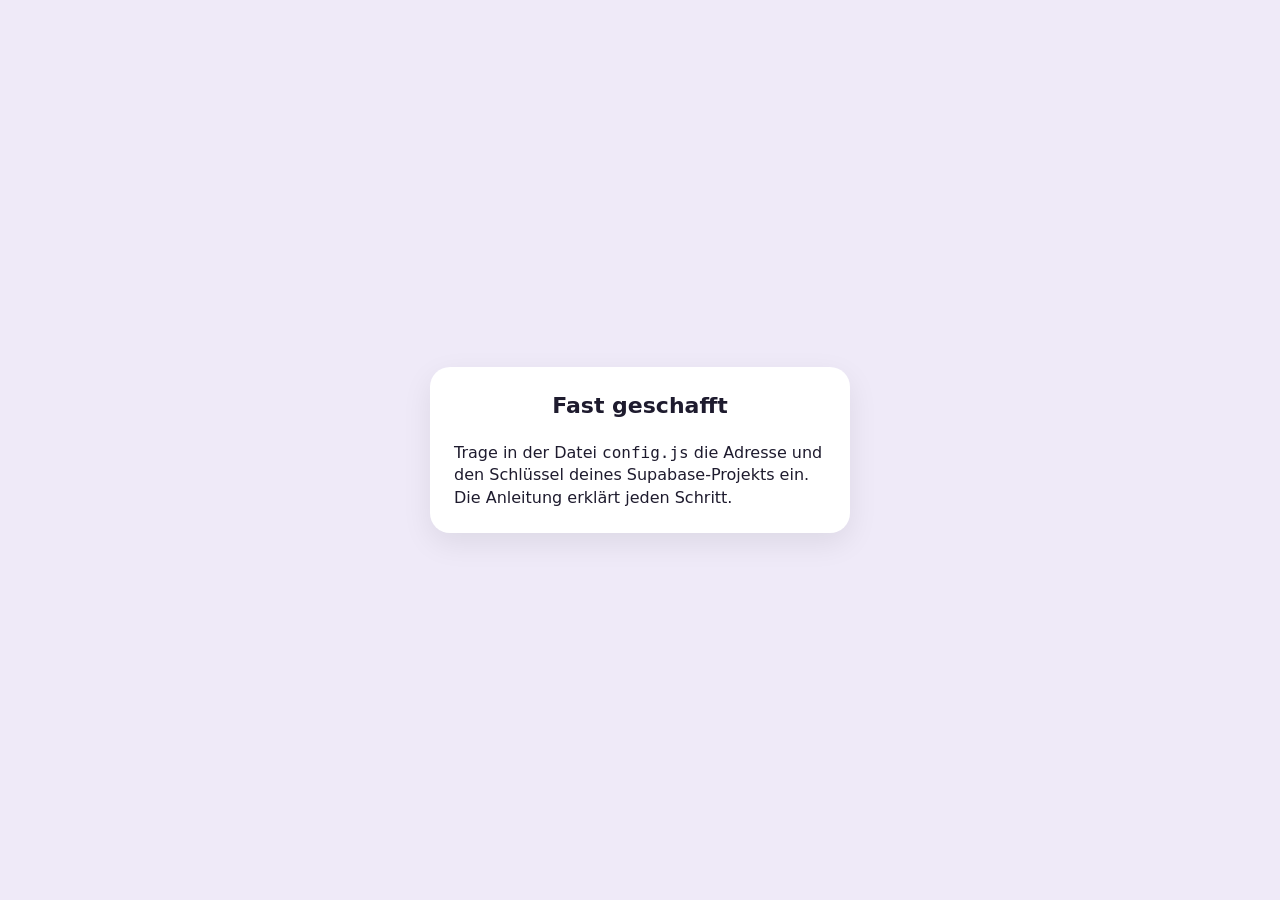
<file: Outputs/familienchat/app/index.html>
<!doctype html>
<html lang="de">
<head>
  <meta charset="utf-8">
  <meta name="viewport" content="width=device-width, initial-scale=1, viewport-fit=cover, interactive-widget=resizes-content">
  <title>BRÄssenger</title>
  <meta name="theme-color" content="#0b0a1f">
  <meta name="mobile-web-app-capable" content="yes">
  <meta name="apple-mobile-web-app-capable" content="yes">
  <meta name="apple-mobile-web-app-status-bar-style" content="black-translucent">
  <meta name="apple-mobile-web-app-title" content="BRÄssenger">
  <link rel="manifest" href="manifest.webmanifest">
  <link rel="icon" href="icons/icon-192.png">
  <link rel="apple-touch-icon" href="icons/apple-touch-icon.png">
  <link rel="stylesheet" href="styles.css">
  <script type="module" src="app.js"></script>
</head>
<body>

<!-- Ladeanzeige -->
<section id="screen-loading" class="screen center">
  <img src="icons/icon-512.png" alt="" class="logo">
  <p class="muted">Wird geladen …</p>
</section>

<!-- config.js ist noch nicht ausgefüllt -->
<section id="screen-config" class="screen center" hidden>
  <div class="card">
    <h1>Fast geschafft</h1>
    <p>Trage in der Datei <code>config.js</code> die Adresse und den Schlüssel deines Supabase-Projekts ein. Die Anleitung erklärt jeden Schritt.</p>
  </div>
</section>

<!-- iPhone: zuerst auf den Home-Bildschirm -->
<section id="screen-ios" class="screen center" hidden>
  <div class="card">
    <img src="icons/icon-512.png" alt="" class="logo">
    <h1>Zuerst auf den Home-Bildschirm</h1>
    <p>Auf dem iPhone funktionieren Benachrichtigungen und der Schlüssel nur in der installierten App.</p>
    <ol class="steps">
      <li>Tippe unten auf das <b>Teilen-Symbol</b> <span class="icon-inline">⬆︎</span></li>
      <li>Wähle <b>«Zum Home-Bildschirm»</b></li>
      <li>Öffne die App über das neue Symbol auf dem Home-Bildschirm</li>
    </ol>
    <button class="link" id="ios-continue">Trotzdem im Browser weiter</button>
  </div>
</section>

<!-- Anmelden / Registrieren -->
<section id="screen-auth" class="screen center" hidden>
  <div class="card">
    <img src="icons/icon-512.png" alt="" class="logo">
    <h1 class="app-name">BRÄssenger</h1>
    <div class="tabs" role="tablist">
      <button role="tab" data-tab="login" class="active">Anmelden</button>
      <button role="tab" data-tab="register">Neu mit Einladung</button>
    </div>

    <form id="form-login" class="tab-panel" data-panel="login">
      <label>E-Mail <input name="email" type="email" autocomplete="username" required></label>
      <label>Passwort <input name="password" type="password" autocomplete="current-password" required></label>
      <button class="primary" type="submit">Anmelden</button>
      <button class="link" type="button" id="btn-forgot">Passwort vergessen?</button>
    </form>

    <form id="form-register" class="tab-panel" data-panel="register" hidden>
      <label>Einladungscode <input name="code" autocomplete="off" autocapitalize="characters" placeholder="ABCDE-12345" required></label>
      <label>Dein Name im Chat <input name="name" maxlength="40" autocomplete="given-name" required></label>
      <label>E-Mail <input name="email" type="email" autocomplete="username" required></label>
      <label>Passwort <input name="password" type="password" autocomplete="new-password" minlength="8" required></label>
      <button class="primary" type="submit">Konto erstellen</button>
    </form>
    <p class="error" data-error></p>
    <p class="info" data-info></p>
  </div>
</section>

<!-- Neues Passwort nach Link aus E-Mail -->
<section id="screen-newpw" class="screen center" hidden>
  <form class="card" id="form-newpw">
    <h1>Neues Passwort</h1>
    <label>Neues Passwort <input name="password" type="password" autocomplete="new-password" minlength="8" required></label>
    <button class="primary" type="submit">Speichern</button>
    <p class="error" data-error></p>
  </form>
</section>

<!-- Angemeldet, aber noch kein Mitglied -->
<section id="screen-join" class="screen center" hidden>
  <form class="card" id="form-join">
    <h1>Einladung einlösen</h1>
    <p>Du bist angemeldet. Gib jetzt deinen Einladungscode ein.</p>
    <label>Einladungscode <input name="code" autocomplete="off" autocapitalize="characters" placeholder="ABCDE-12345" required></label>
    <label>Dein Name im Chat <input name="name" maxlength="40" required></label>
    <button class="primary" type="submit">Beitreten</button>
    <button class="link" type="button" data-logout>Abmelden</button>
    <p class="error" data-error></p>
  </form>
</section>

<!-- Mitglied, aber auf diesem Gerät fehlt der Schlüssel -->
<section id="screen-key" class="screen center" hidden>
  <div class="card">
    <h1>Schlüssel fehlt</h1>
    <p>Auf diesem Gerät ist dein persönlicher Schlüssel nicht gespeichert. Ohne ihn lassen sich die Nachrichten nicht lesen.</p>

    <form id="form-restore" class="box">
      <h2>Aus Sicherung wiederherstellen</h2>
      <label>Schlüsseldatei <input name="file" type="file" accept=".json,application/json" required></label>
      <label>Passwort der Sicherung <input name="password" type="password" required></label>
      <button class="primary" type="submit">Wiederherstellen</button>
    </form>

    <div class="box">
      <h2>Neuen Schlüssel erstellen</h2>
      <p class="muted">Alte Nachrichten kannst du danach nicht mehr lesen. Neue Nachrichten funktionieren normal.</p>
      <button id="btn-newkey">Neuen Schlüssel erstellen</button>
    </div>
    <button class="link" type="button" data-logout>Abmelden</button>
    <p class="error" data-error></p>
  </div>
</section>

<!-- Der Chat -->
<section id="screen-chat" class="screen chat" hidden>
  <header class="chat-header">
    <img src="icons/icon-192.png" alt="" class="avatar">
    <div class="chat-title">
      <strong class="app-name">BRÄssenger</strong>
      <span id="chat-sub" class="muted small"></span>
    </div>
    <button id="btn-menu" class="icon-btn" aria-label="Einstellungen">⋮</button>
  </header>

  <div id="push-banner" class="banner" hidden>
    <span>🔔 Benachrichtigungen einschalten?</span>
    <button id="btn-push-banner" class="small-btn">Einschalten</button>
    <button id="btn-push-dismiss" class="icon-btn" aria-label="Ausblenden">✕</button>
  </div>

  <main id="messages" class="messages" aria-live="polite">
    <button id="btn-older" class="older" hidden>Ältere Nachrichten laden</button>
    <div id="msg-list"></div>
  </main>

  <div id="recorder" class="recorder" hidden>
    <span class="rec-dot"></span>
    <span id="rec-time">0:00</span>
    <span class="muted small grow">Sprachnachricht wird aufgenommen</span>
    <button id="btn-rec-cancel" class="small-btn ghost">Verwerfen</button>
    <button id="btn-rec-send" class="small-btn">Senden</button>
  </div>

  <form id="composer" class="composer">
    <label class="icon-btn attach" aria-label="Bild senden">
      📎<input id="file-image" type="file" accept="image/*" hidden>
    </label>
    <textarea id="input-text" rows="1" placeholder="Nachricht" autocomplete="off"></textarea>
    <button id="btn-mic" type="button" class="round-btn" aria-label="Sprachnachricht aufnehmen">🎤</button>
    <button id="btn-send" type="submit" class="round-btn" aria-label="Senden" hidden>➤</button>
  </form>
</section>

<!-- Einstellungen -->
<dialog id="settings">
  <div class="sheet">
    <header class="sheet-head">
      <h2>Einstellungen</h2>
      <button class="icon-btn" data-close aria-label="Schliessen">✕</button>
    </header>

    <section class="box">
      <h3>Benachrichtigungen</h3>
      <p id="push-status" class="muted small"></p>
      <button id="btn-push">Auf diesem Gerät einschalten</button>
    </section>

    <section class="box">
      <h3>Mitglieder</h3>
      <ul id="member-list" class="member-list"></ul>
      <p class="muted small">Die Sicherheitsnummer muss auf allen Geräten gleich aussehen. Vergleicht sie einmal persönlich. Dann weisst du, dass niemand dazwischen mitliest.</p>
    </section>

    <section class="box">
      <h3>Mein Name</h3>
      <form id="form-name" class="row">
        <input name="name" maxlength="40" required>
        <button type="submit">Speichern</button>
      </form>
    </section>

    <section class="box" id="invite-box" hidden>
      <h3>Jemanden einladen</h3>
      <label class="check"><input type="checkbox" id="invite-admin"> darf selbst auch einladen (Admin)</label>
      <button id="btn-invite" class="primary">Einladungscode erstellen</button>
      <div id="invite-result" class="invite-result" hidden>
        <code id="invite-code"></code>
        <button id="btn-invite-share">Teilen</button>
      </div>
      <ul id="invite-list" class="invite-list"></ul>
    </section>

    <section class="box">
      <h3>Schlüssel sichern</h3>
      <p class="muted small">Speichere deinen Schlüssel mit einem Passwort. Bei einem neuen Handy kannst du damit alle alten Nachrichten wieder lesen.</p>
      <form id="form-backup">
        <input name="pw1" type="password" placeholder="Passwort (mind. 8 Zeichen)" minlength="8" autocomplete="new-password" required>
        <input name="pw2" type="password" placeholder="Passwort wiederholen" minlength="8" autocomplete="new-password" required>
        <button type="submit">Sicherung herunterladen</button>
      </form>
    </section>

    <section class="box">
      <button data-logout class="danger">Abmelden</button>
    </section>
    <p class="error" data-error></p>
  </div>
</dialog>

<!-- Bild in gross -->
<dialog id="viewer" class="viewer">
  <img alt="">
  <button class="icon-btn" data-close aria-label="Schliessen">✕</button>
</dialog>

<div id="toast" class="toast" hidden></div>
</body>
</html>
</file>
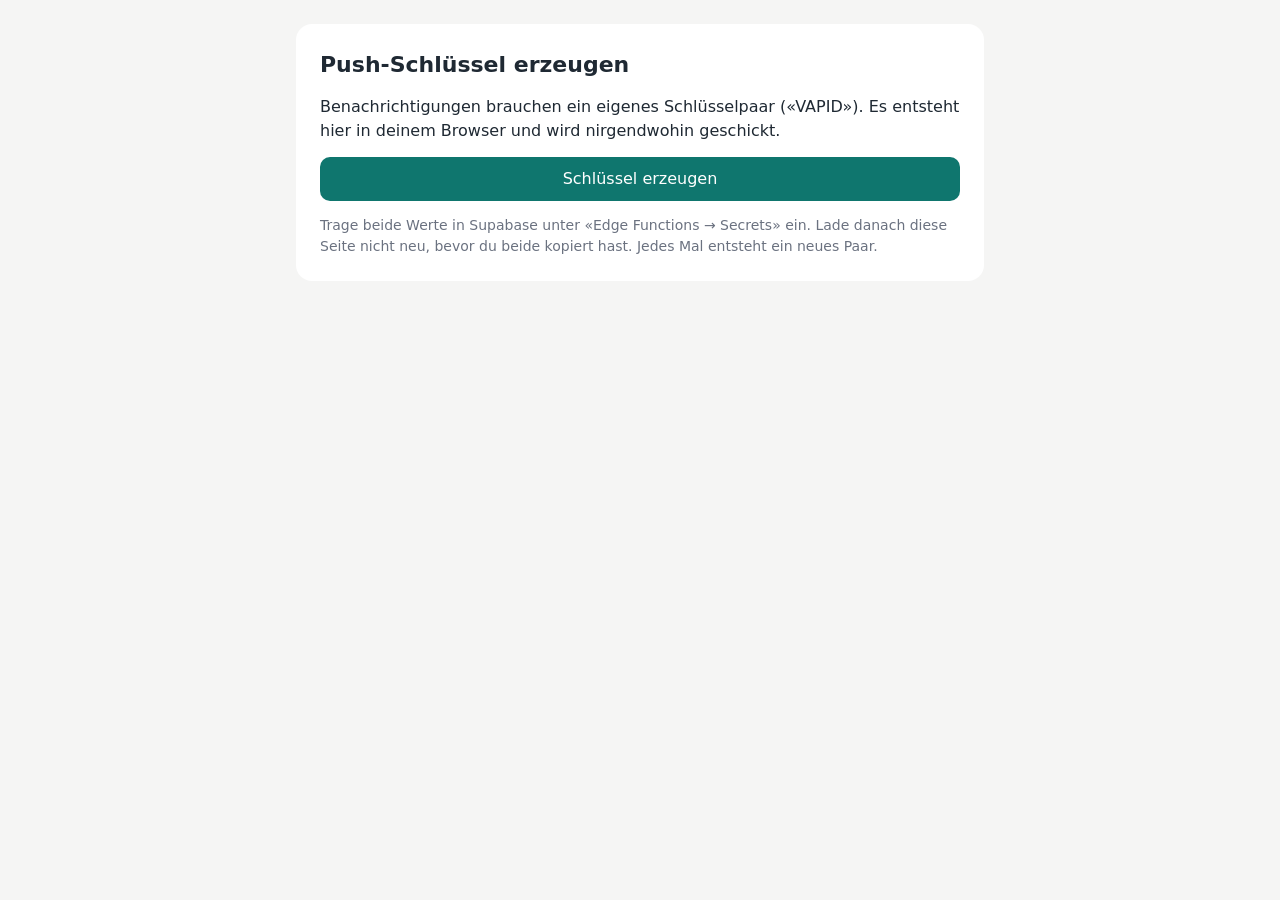
<file: Outputs/familienchat/app/vapid.html>
<!doctype html>
<html lang="de">
<head>
  <meta charset="utf-8">
  <meta name="viewport" content="width=device-width, initial-scale=1">
  <title>Push-Schlüssel erzeugen</title>
  <style>
    :root { color-scheme: light dark; --bg: #f5f5f4; --card: #fff; --ink: #1f2933; --muted: #6b7280; --brand: #0f766e; }
    @media (prefers-color-scheme: dark) { :root { --bg: #0b141a; --card: #1f2c34; --ink: #e9edef; --muted: #8696a0; --brand: #14b8a6; } }
    body { margin: 0; padding: 24px 16px; background: var(--bg); color: var(--ink); font: 16px/1.5 system-ui, sans-serif; }
    main { max-width: 640px; margin: auto; background: var(--card); border-radius: 16px; padding: 24px; display: grid; gap: 14px; }
    h1 { margin: 0; font-size: 22px; }
    p { margin: 0; }
    .muted { color: var(--muted); font-size: 14px; }
    button { font: inherit; border: 0; border-radius: 10px; padding: 10px 16px; background: var(--brand); color: #fff; cursor: pointer; }
    .field { display: grid; gap: 4px; }
    .field b { font-size: 14px; }
    .row { display: flex; gap: 8px; }
    code { flex: 1; font: 13px ui-monospace, Menlo, monospace; word-break: break-all; padding: 10px; border-radius: 8px; background: var(--bg); user-select: all; }
    .row button { padding: 6px 12px; font-size: 14px; }
  </style>
</head>
<body>
<main>
  <h1>Push-Schlüssel erzeugen</h1>
  <p>Benachrichtigungen brauchen ein eigenes Schlüsselpaar («VAPID»). Es entsteht hier in deinem Browser und wird nirgendwohin geschickt.</p>
  <button id="gen">Schlüssel erzeugen</button>
  <div id="out" hidden>
    <div class="field">
      <b>VAPID_PUBLIC_KEY</b>
      <div class="row"><code id="pub"></code><button data-copy="pub">Kopieren</button></div>
    </div>
    <br>
    <div class="field">
      <b>VAPID_PRIVATE_KEY</b> <span class="muted">geheim, nur in Supabase eintragen</span>
      <div class="row"><code id="priv"></code><button data-copy="priv">Kopieren</button></div>
    </div>
  </div>
  <p class="muted">Trage beide Werte in Supabase unter «Edge Functions → Secrets» ein. Lade danach diese Seite nicht neu, bevor du beide kopiert hast. Jedes Mal entsteht ein neues Paar.</p>
</main>
<script>
  const b64url = (buf) => btoa(String.fromCharCode(...new Uint8Array(buf))).replace(/\+/g, '-').replace(/\//g, '_').replace(/=+$/, '');
  document.getElementById('gen').onclick = async () => {
    const pair = await crypto.subtle.generateKey({ name: 'ECDSA', namedCurve: 'P-256' }, true, ['sign', 'verify']);
    document.getElementById('pub').textContent = b64url(await crypto.subtle.exportKey('raw', pair.publicKey));
    document.getElementById('priv').textContent = (await crypto.subtle.exportKey('jwk', pair.privateKey)).d;
    document.getElementById('out').hidden = false;
  };
  for (const b of document.querySelectorAll('[data-copy]')) {
    b.onclick = async () => {
      await navigator.clipboard.writeText(document.getElementById(b.dataset.copy).textContent);
      b.textContent = 'Kopiert ✓';
      setTimeout(() => (b.textContent = 'Kopieren'), 1500);
    };
  }
</script>
</body>
</html>
</file>
<file: Outputs/familienchat/app/styles.css>
:root {
  --brand: #7e22ce;
  --brand-ink: #ffffff;
  --header: linear-gradient(100deg, #0b0a1f 0%, #2a0f4f 55%, #5b0f5e 100%);
  --header-ink: #ffffff;
  --accent: #0891b2;
  --bg: #efeaf8;
  --surface: #ffffff;
  --ink: #1e1b2e;
  --muted: #6b6880;
  --line: #e4def0;
  --mine: #ecdcff;
  --theirs: #ffffff;
  --read: #0891b2;
  --danger: #b91c1c;
  --radius: 14px;
  --safe-top: env(safe-area-inset-top, 0px);
  --safe-bottom: env(safe-area-inset-bottom, 0px);
  color-scheme: light dark;
}

@media (prefers-color-scheme: dark) {
  :root {
    --brand: #a855f7;
    --brand-ink: #ffffff;
    --accent: #22d3ee;
    --bg: #07061a;
    --surface: #17142e;
    --ink: #ece9ff;
    --muted: #9590b8;
    --line: #2a2550;
    --mine: #4a1d7a;
    --theirs: #17142e;
    --read: #22d3ee;
    --danger: #f87171;
  }
}

* { box-sizing: border-box; }
[hidden] { display: none !important; }

html, body {
  margin: 0;
  height: 100%;
  background: var(--bg);
  color: var(--ink);
  font: 16px/1.4 system-ui, -apple-system, "Segoe UI", Roboto, sans-serif;
  -webkit-text-size-adjust: 100%;
  overscroll-behavior: none;
}

button, input, textarea { font: inherit; color: inherit; }

button {
  border: 0;
  border-radius: 10px;
  padding: 10px 14px;
  background: var(--line);
  cursor: pointer;
}
button:disabled { opacity: .6; }
button.primary { background: var(--brand); color: var(--brand-ink); font-weight: 600; }
button.danger { background: transparent; color: var(--danger); border: 1px solid var(--danger); width: 100%; }
button.link { background: none; color: var(--brand); padding: 6px; text-decoration: underline; }

input:not([type=checkbox]):not([type=file]), textarea {
  width: 100%;
  padding: 11px 12px;
  border: 1px solid var(--line);
  border-radius: 10px;
  background: var(--surface);
  outline: none;
}
input:focus, textarea:focus { border-color: var(--brand); }

label { display: grid; gap: 4px; font-size: 14px; color: var(--muted); }
label.check { display: flex; align-items: center; gap: 8px; color: var(--ink); }

h1 { font-size: 22px; margin: 0 0 8px; }
h2 { font-size: 18px; margin: 0 0 8px; }
h3 { font-size: 15px; margin: 0 0 8px; }
code { font-family: ui-monospace, SFMono-Regular, Menlo, monospace; }

.muted { color: var(--muted); }
.small { font-size: 13px; }
.grow { flex: 1; }
.error { color: var(--danger); min-height: 1em; margin: 8px 0 0; }
.error:empty, .info:empty { display: none; }
.info { color: var(--brand); }

/* ── Einstiegs-Bildschirme ── */

.screen { height: var(--app-h, 100dvh); }
.screen.center {
  display: grid;
  place-items: center;
  padding: calc(16px + var(--safe-top)) 16px calc(16px + var(--safe-bottom));
  overflow-y: auto;
}
.card {
  width: 100%;
  max-width: 420px;
  background: var(--surface);
  border-radius: 20px;
  padding: 24px;
  box-shadow: 0 10px 30px rgb(0 0 0 / .08);
  display: grid;
  gap: 12px;
}
.card > p { margin: 0; }
.logo { width: 140px; height: 140px; border-radius: 50%; justify-self: center; box-shadow: 0 0 24px rgb(34 211 238 / .45), 0 0 48px rgb(168 85 247 / .3); }
.card h1 { text-align: center; }
.steps { margin: 0; padding-left: 22px; display: grid; gap: 6px; }
.icon-inline { display: inline-block; border: 1px solid var(--line); border-radius: 6px; padding: 0 5px; }

.tabs { display: grid; grid-template-columns: 1fr 1fr; background: var(--bg); border-radius: 12px; padding: 4px; }
.tabs button { background: none; padding: 8px; font-size: 14px; }
.tabs button.active { background: var(--surface); font-weight: 600; box-shadow: 0 1px 3px rgb(0 0 0 / .1); }
.tab-panel { display: grid; gap: 12px; }

.box { display: grid; gap: 10px; border: 1px solid var(--line); border-radius: var(--radius); padding: 14px; }
.box p { margin: 0; }

/* ── Chat ── */

.chat { display: flex; flex-direction: column; }

.chat-header {
  display: flex;
  align-items: center;
  gap: 10px;
  padding: calc(8px + var(--safe-top)) 8px 8px 12px;
  background: var(--header);
  color: var(--header-ink);
  border-bottom: 1px solid rgb(34 211 238 / .45);
  box-shadow: 0 2px 14px rgb(34 211 238 / .18);
}
.avatar { width: 40px; height: 40px; border-radius: 50%; box-shadow: 0 0 8px rgb(34 211 238 / .6); }
.chat-title { flex: 1; display: grid; min-width: 0; }
.chat-title .muted { color: inherit; opacity: .8; white-space: nowrap; overflow: hidden; text-overflow: ellipsis; }

.icon-btn { background: none; font-size: 20px; padding: 8px 12px; line-height: 1; cursor: pointer; }
.chat-header .icon-btn { color: inherit; font-size: 24px; }

.banner {
  display: flex;
  align-items: center;
  gap: 8px;
  padding: 8px 8px 8px 14px;
  background: var(--surface);
  border-bottom: 1px solid var(--line);
  font-size: 14px;
}
.banner span { flex: 1; }
.small-btn { padding: 6px 12px; font-size: 14px; background: var(--brand); color: var(--brand-ink); }
.small-btn.ghost { background: transparent; color: var(--muted); }

.messages {
  flex: 1;
  overflow-y: auto;
  padding: 8px 10px 12px;
  -webkit-overflow-scrolling: touch;
}
.older { display: block; margin: 4px auto 10px; font-size: 13px; background: var(--surface); }

.msg { display: flex; flex-direction: column; align-items: flex-start; margin-top: 2px; }
.msg.first { margin-top: 8px; }
.msg.mine { align-items: flex-end; }

.msg.day-start::before {
  content: attr(data-day);
  align-self: center;
  margin: 14px 0 8px;
  padding: 4px 12px;
  border-radius: 8px;
  background: var(--surface);
  color: var(--muted);
  font-size: 12.5px;
  box-shadow: 0 1px 1px rgb(0 0 0 / .06);
}

.bubble {
  max-width: min(80%, 520px);
  background: var(--theirs);
  border-radius: 12px;
  padding: 6px 9px 4px;
  box-shadow: 0 1px 1px rgb(0 0 0 / .08);
  overflow-wrap: anywhere;
}
.mine .bubble { background: var(--mine); }
.msg.first:not(.mine) .bubble { border-top-left-radius: 4px; }
.msg.first.mine .bubble { border-top-right-radius: 4px; }

.sender { display: none; font-size: 13px; font-weight: 600; color: var(--accent); margin-bottom: 2px; }
.group .msg.first:not(.mine) .sender { display: block; }

.content { white-space: pre-wrap; }
.content a { color: var(--read); }
.content.locked { color: var(--muted); font-style: italic; font-size: 14px; }
.bubble.emoji { background: none; box-shadow: none; }
.bubble.emoji .content { font-size: 44px; line-height: 1.15; }

.photo {
  display: block;
  width: 260px;
  max-width: 100%;
  max-height: 360px;
  object-fit: cover;
  border-radius: 8px;
  background: var(--line);
  cursor: zoom-in;
}
audio { display: block; width: 240px; max-width: 100%; height: 40px; }

.meta { font-size: 11.5px; color: var(--muted); text-align: right; margin-top: 1px; white-space: nowrap; }
.tick { letter-spacing: -3px; margin-right: 3px; }
.tick.read { color: var(--read); }

.composer, .recorder {
  display: flex;
  align-items: flex-end;
  gap: 6px;
  padding: 6px 8px calc(6px + var(--safe-bottom));
  background: var(--bg);
}
.composer textarea {
  flex: 1;
  resize: none;
  border-radius: 22px;
  padding: 10px 16px;
  max-height: 140px;
  line-height: 1.35;
}
.attach { display: grid; place-items: center; height: 44px; padding: 0 6px; font-size: 22px; color: var(--muted); cursor: pointer; }
.round-btn {
  width: 44px;
  height: 44px;
  flex: none;
  border-radius: 50%;
  padding: 0;
  background: var(--brand);
  color: var(--brand-ink);
  font-size: 19px;
}

.recorder { align-items: center; padding-left: 16px; background: var(--surface); border-top: 1px solid var(--line); }
.rec-dot { width: 12px; height: 12px; border-radius: 50%; background: #ef4444; animation: pulse 1s infinite; }
#rec-time { font-variant-numeric: tabular-nums; font-weight: 600; }
@keyframes pulse { 50% { opacity: .3; } }

/* ── Dialoge ── */

dialog {
  border: 0;
  padding: 0;
  background: transparent;
  color: var(--ink);
  max-width: 100vw;
  max-height: 100dvh;
}
dialog::backdrop { background: rgb(0 0 0 / .45); }

#settings { width: min(520px, 100vw); margin: auto auto 0; }
@media (min-width: 600px) { #settings { margin: auto; } }
.sheet {
  background: var(--surface);
  border-radius: 20px 20px 0 0;
  padding: 16px 16px calc(20px + var(--safe-bottom));
  display: grid;
  gap: 12px;
  max-height: 90dvh;
  overflow-y: auto;
}
@media (min-width: 600px) { .sheet { border-radius: 20px; } }
.sheet-head { display: flex; align-items: center; justify-content: space-between; }
.sheet-head h2 { margin: 0; }
.sheet form { display: grid; gap: 8px; }
.sheet form.row { display: flex; }

.member-list, .invite-list { list-style: none; margin: 0; padding: 0; display: grid; gap: 8px; }
.member-list li { display: flex; flex-wrap: wrap; align-items: center; gap: 6px; }
.member-list .fp { flex-basis: 100%; font-size: 13px; color: var(--muted); letter-spacing: .5px; }
.badge { font-size: 11px; background: var(--brand); color: var(--brand-ink); border-radius: 6px; padding: 1px 6px; }
.invite-list li { display: flex; align-items: center; gap: 6px; }
.invite-result { display: flex; align-items: center; gap: 10px; }
.invite-result code { flex: 1; font-size: 24px; font-weight: 700; letter-spacing: 2px; text-align: center; padding: 8px; border-radius: 10px; background: var(--bg); user-select: all; }

.viewer { width: 100vw; height: 100dvh; max-height: none; }
.viewer[open] { display: grid; place-items: center; background: rgb(0 0 0 / .92); }
.viewer img { max-width: 100%; max-height: 100%; object-fit: contain; }
.viewer .icon-btn { position: fixed; top: calc(10px + var(--safe-top)); right: 10px; color: #fff; font-size: 26px; }

.toast {
  position: fixed;
  left: 50%;
  bottom: calc(80px + var(--safe-bottom));
  transform: translateX(-50%);
  max-width: calc(100vw - 32px);
  background: #111827;
  color: #fff;
  padding: 10px 16px;
  border-radius: 12px;
  font-size: 14px;
  z-index: 10;
  box-shadow: 0 6px 20px rgb(0 0 0 / .25);
}
</file>
